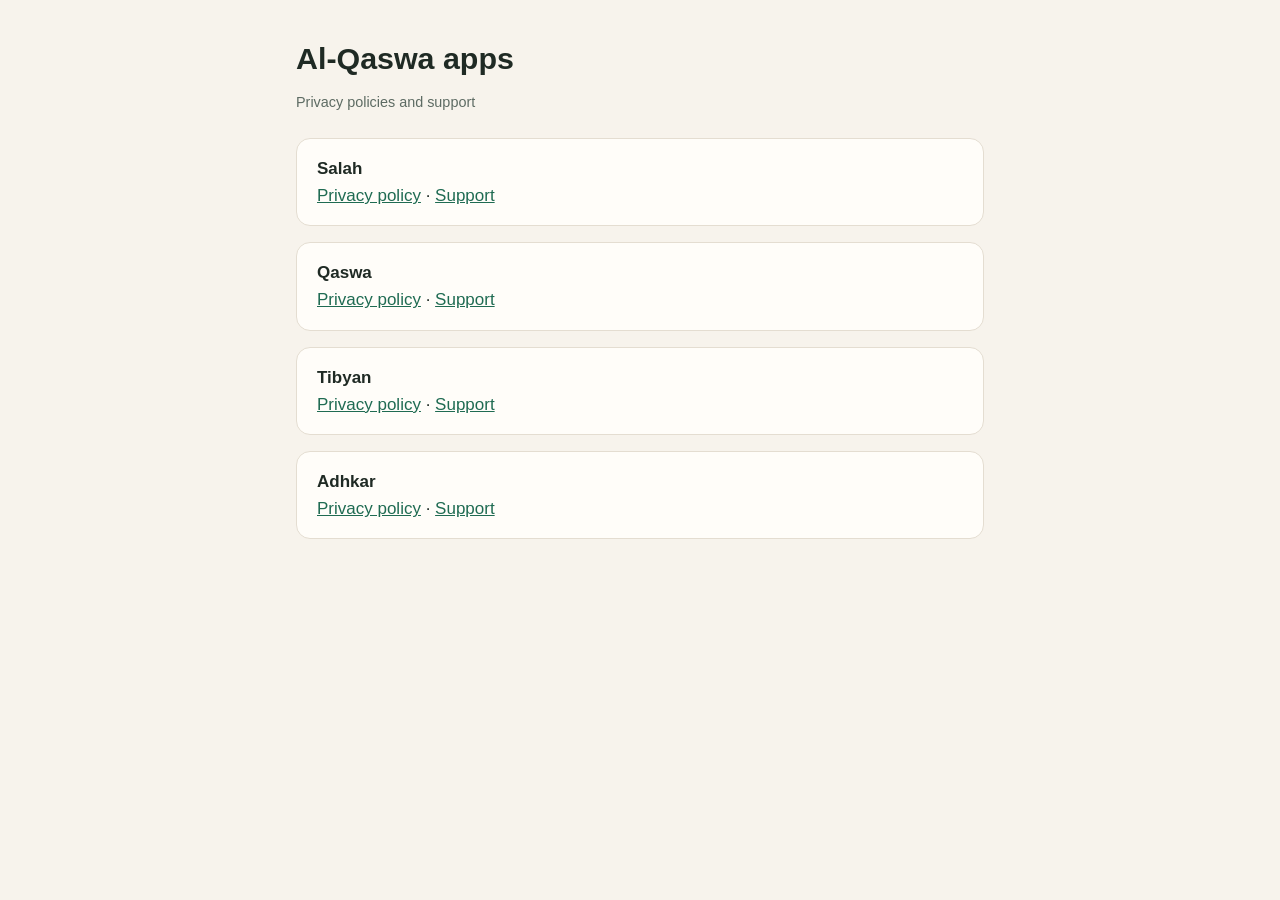
<file: index.html>
<!doctype html><html lang="en"><head><meta charset="utf-8"><meta name="viewport" content="width=device-width,initial-scale=1">
<title>Al-Qaswa apps</title><link rel="stylesheet" href="style.css"></head><body><main>
<h1>Al-Qaswa apps</h1><p class="meta">Privacy policies and support</p>
<div class="card"><strong>Salah</strong><br><a href="salah/privacy.html">Privacy policy</a> · <a href="salah/support.html">Support</a></div>
<div class="card"><strong>Qaswa</strong><br><a href="kidstory/privacy.html">Privacy policy</a> · <a href="kidstory/support.html">Support</a></div>
<div class="card"><strong>Tibyan</strong><br><a href="hifz/privacy.html">Privacy policy</a> · <a href="hifz/support.html">Support</a></div>
<div class="card"><strong>Adhkar</strong><br><a href="adhkar/privacy.html">Privacy policy</a> · <a href="adhkar/support.html">Support</a></div>
</main></body></html>
</file>
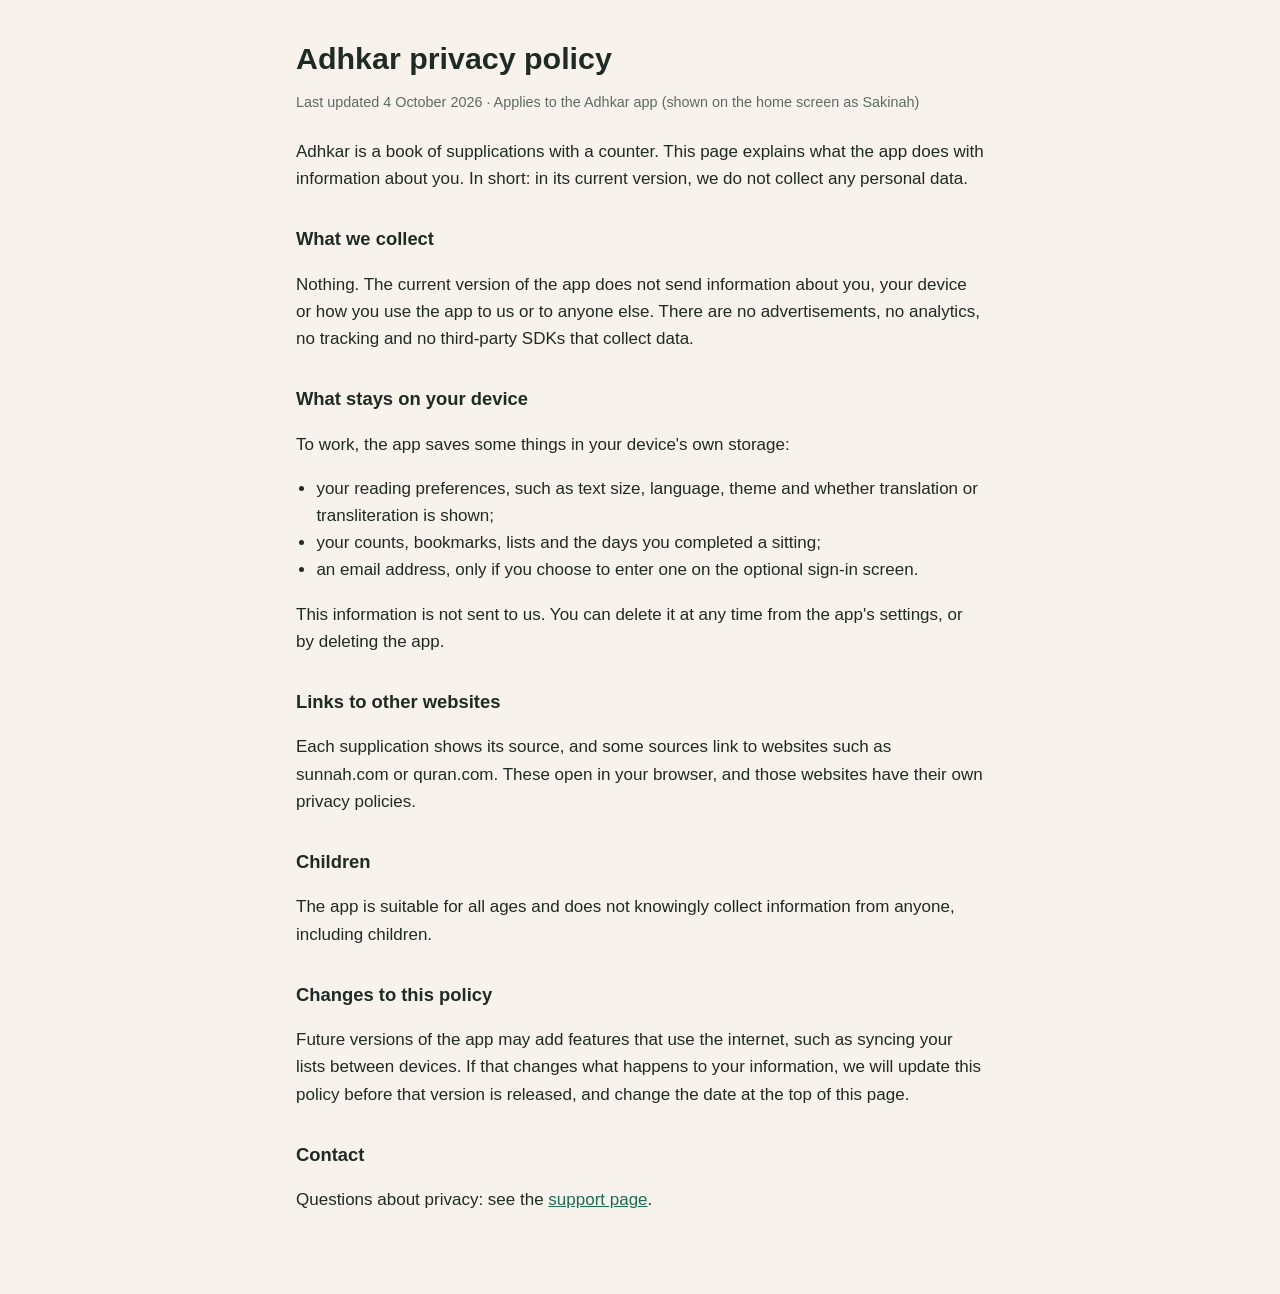
<file: adhkar/privacy.html>
<!doctype html><html lang="en"><head><meta charset="utf-8"><meta name="viewport" content="width=device-width,initial-scale=1">
<title>Adhkar Privacy Policy</title><link rel="stylesheet" href="../style.css"></head><body><main>
<h1>Adhkar privacy policy</h1>
<p class="meta">Last updated 4 October 2026 · Applies to the Adhkar app (shown on the home screen as Sakinah)</p>

<p>Adhkar is a book of supplications with a counter. This page explains what the app does with information about you. In short: in its current version, we do not collect any personal data.</p>

<h2>What we collect</h2>
<p>Nothing. The current version of the app does not send information about you, your device or how you use the app to us or to anyone else. There are no advertisements, no analytics, no tracking and no third-party SDKs that collect data.</p>

<h2>What stays on your device</h2>
<p>To work, the app saves some things in your device's own storage:</p>
<ul>
<li>your reading preferences, such as text size, language, theme and whether translation or transliteration is shown;</li>
<li>your counts, bookmarks, lists and the days you completed a sitting;</li>
<li>an email address, only if you choose to enter one on the optional sign-in screen.</li>
</ul>
<p>This information is not sent to us. You can delete it at any time from the app's settings, or by deleting the app.</p>

<h2>Links to other websites</h2>
<p>Each supplication shows its source, and some sources link to websites such as sunnah.com or quran.com. These open in your browser, and those websites have their own privacy policies.</p>

<h2>Children</h2>
<p>The app is suitable for all ages and does not knowingly collect information from anyone, including children.</p>

<h2>Changes to this policy</h2>
<p>Future versions of the app may add features that use the internet, such as syncing your lists between devices. If that changes what happens to your information, we will update this policy before that version is released, and change the date at the top of this page.</p>

<h2>Contact</h2>
<p>Questions about privacy: see the <a href="support.html">support page</a>.</p>
</main></body></html>
</file>
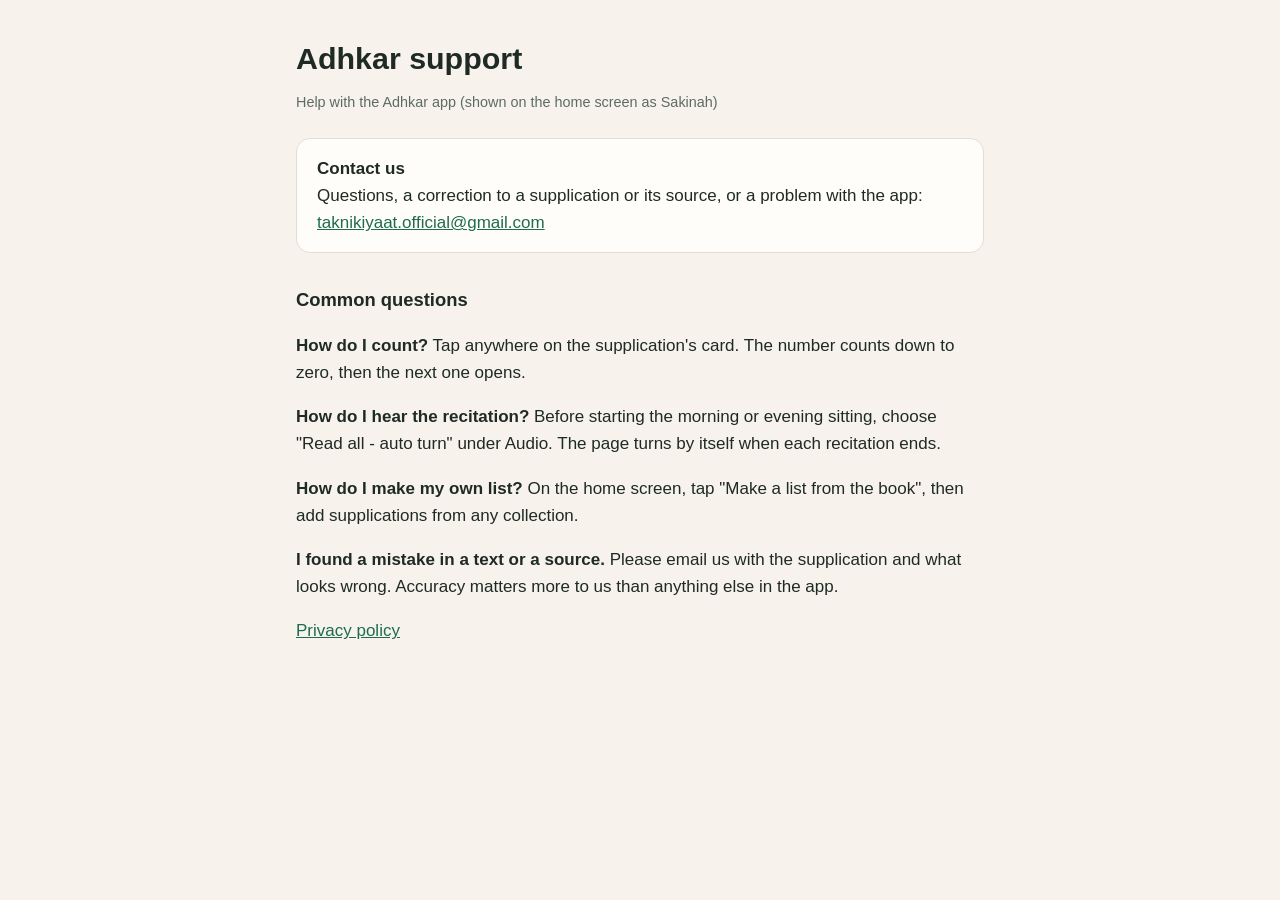
<file: adhkar/support.html>
<!doctype html><html lang="en"><head><meta charset="utf-8"><meta name="viewport" content="width=device-width,initial-scale=1">
<title>Adhkar Support</title><link rel="stylesheet" href="../style.css"></head><body><main>
<h1>Adhkar support</h1>
<p class="meta">Help with the Adhkar app (shown on the home screen as Sakinah)</p>

<div class="card"><strong>Contact us</strong><br>Questions, a correction to a supplication or its source, or a problem with the app: <a href="mailto:taknikiyaat.official@gmail.com">taknikiyaat.official@gmail.com</a></div>

<h2>Common questions</h2>
<p><strong>How do I count?</strong> Tap anywhere on the supplication's card. The number counts down to zero, then the next one opens.</p>
<p><strong>How do I hear the recitation?</strong> Before starting the morning or evening sitting, choose "Read all - auto turn" under Audio. The page turns by itself when each recitation ends.</p>
<p><strong>How do I make my own list?</strong> On the home screen, tap "Make a list from the book", then add supplications from any collection.</p>
<p><strong>I found a mistake in a text or a source.</strong> Please email us with the supplication and what looks wrong. Accuracy matters more to us than anything else in the app.</p>

<p><a href="privacy.html">Privacy policy</a></p>
</main></body></html>
</file>
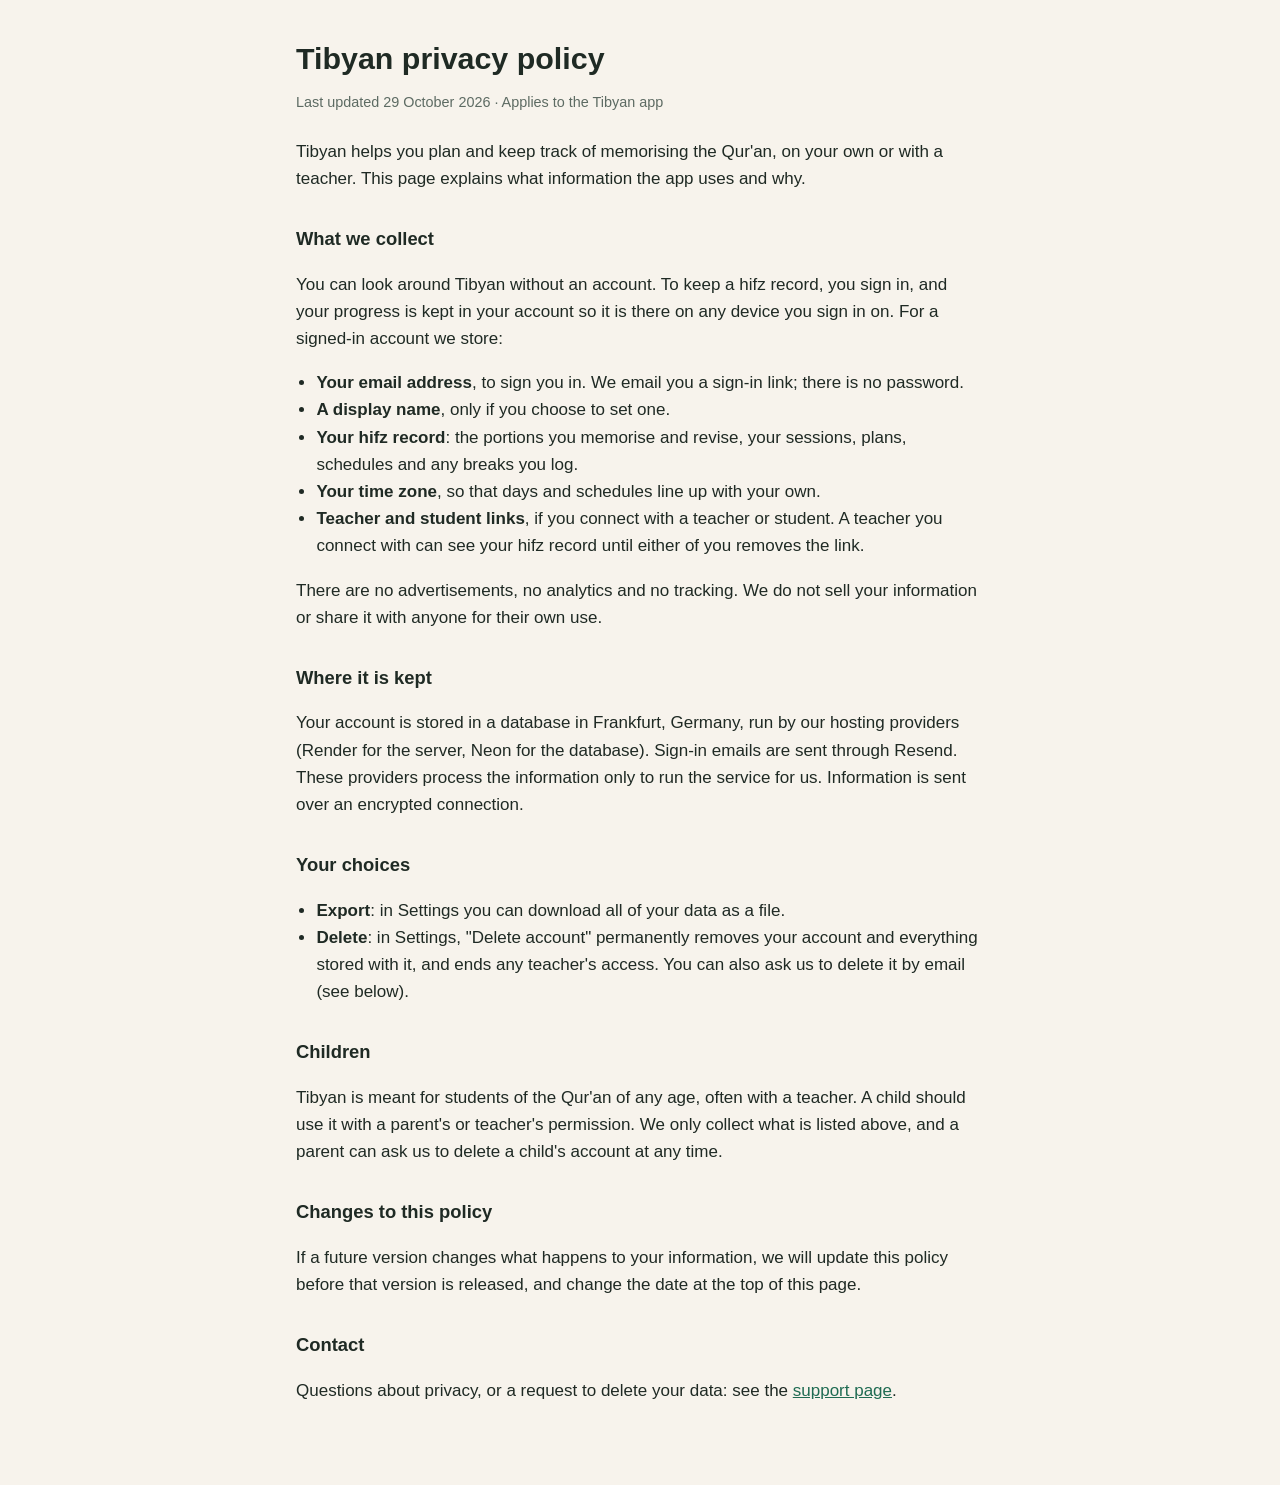
<file: hifz/privacy.html>
<!doctype html><html lang="en"><head><meta charset="utf-8"><meta name="viewport" content="width=device-width,initial-scale=1">
<title>Tibyan Privacy Policy</title><link rel="stylesheet" href="../style.css"></head><body><main>
<h1>Tibyan privacy policy</h1>
<p class="meta">Last updated 29 October 2026 · Applies to the Tibyan app</p>

<p>Tibyan helps you plan and keep track of memorising the Qur'an, on your own or with a teacher. This page explains what information the app uses and why.</p>

<h2>What we collect</h2>
<p>You can look around Tibyan without an account. To keep a hifz record, you sign in, and your progress is kept in your account so it is there on any device you sign in on. For a signed-in account we store:</p>
<ul>
<li><strong>Your email address</strong>, to sign you in. We email you a sign-in link; there is no password.</li>
<li><strong>A display name</strong>, only if you choose to set one.</li>
<li><strong>Your hifz record</strong>: the portions you memorise and revise, your sessions, plans, schedules and any breaks you log.</li>
<li><strong>Your time zone</strong>, so that days and schedules line up with your own.</li>
<li><strong>Teacher and student links</strong>, if you connect with a teacher or student. A teacher you connect with can see your hifz record until either of you removes the link.</li>
</ul>
<p>There are no advertisements, no analytics and no tracking. We do not sell your information or share it with anyone for their own use.</p>

<h2>Where it is kept</h2>
<p>Your account is stored in a database in Frankfurt, Germany, run by our hosting providers (Render for the server, Neon for the database). Sign-in emails are sent through Resend. These providers process the information only to run the service for us. Information is sent over an encrypted connection.</p>

<h2>Your choices</h2>
<ul>
<li><strong>Export</strong>: in Settings you can download all of your data as a file.</li>
<li><strong>Delete</strong>: in Settings, "Delete account" permanently removes your account and everything stored with it, and ends any teacher's access. You can also ask us to delete it by email (see below).</li>
</ul>

<h2>Children</h2>
<p>Tibyan is meant for students of the Qur'an of any age, often with a teacher. A child should use it with a parent's or teacher's permission. We only collect what is listed above, and a parent can ask us to delete a child's account at any time.</p>

<h2>Changes to this policy</h2>
<p>If a future version changes what happens to your information, we will update this policy before that version is released, and change the date at the top of this page.</p>

<h2>Contact</h2>
<p>Questions about privacy, or a request to delete your data: see the <a href="support.html">support page</a>.</p>
</main></body></html>
</file>
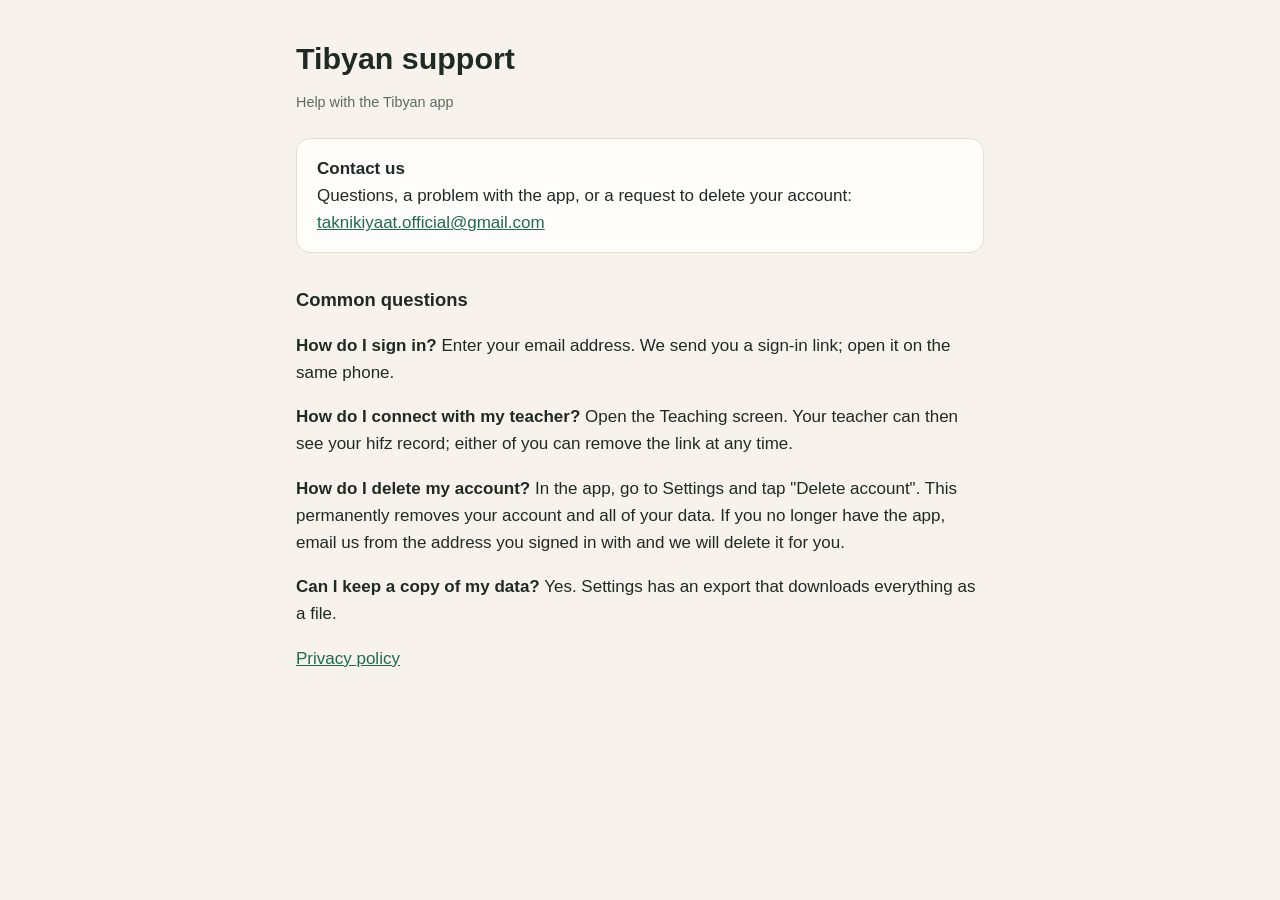
<file: hifz/support.html>
<!doctype html><html lang="en"><head><meta charset="utf-8"><meta name="viewport" content="width=device-width,initial-scale=1">
<title>Tibyan Support</title><link rel="stylesheet" href="../style.css"></head><body><main>
<h1>Tibyan support</h1>
<p class="meta">Help with the Tibyan app</p>

<div class="card"><strong>Contact us</strong><br>Questions, a problem with the app, or a request to delete your account: <a href="mailto:taknikiyaat.official@gmail.com">taknikiyaat.official@gmail.com</a></div>

<h2>Common questions</h2>
<p><strong>How do I sign in?</strong> Enter your email address. We send you a sign-in link; open it on the same phone.</p>
<p><strong>How do I connect with my teacher?</strong> Open the Teaching screen. Your teacher can then see your hifz record; either of you can remove the link at any time.</p>
<p id="delete"><strong>How do I delete my account?</strong> In the app, go to Settings and tap "Delete account". This permanently removes your account and all of your data. If you no longer have the app, email us from the address you signed in with and we will delete it for you.</p>
<p><strong>Can I keep a copy of my data?</strong> Yes. Settings has an export that downloads everything as a file.</p>

<p><a href="privacy.html">Privacy policy</a></p>
</main></body></html>
</file>
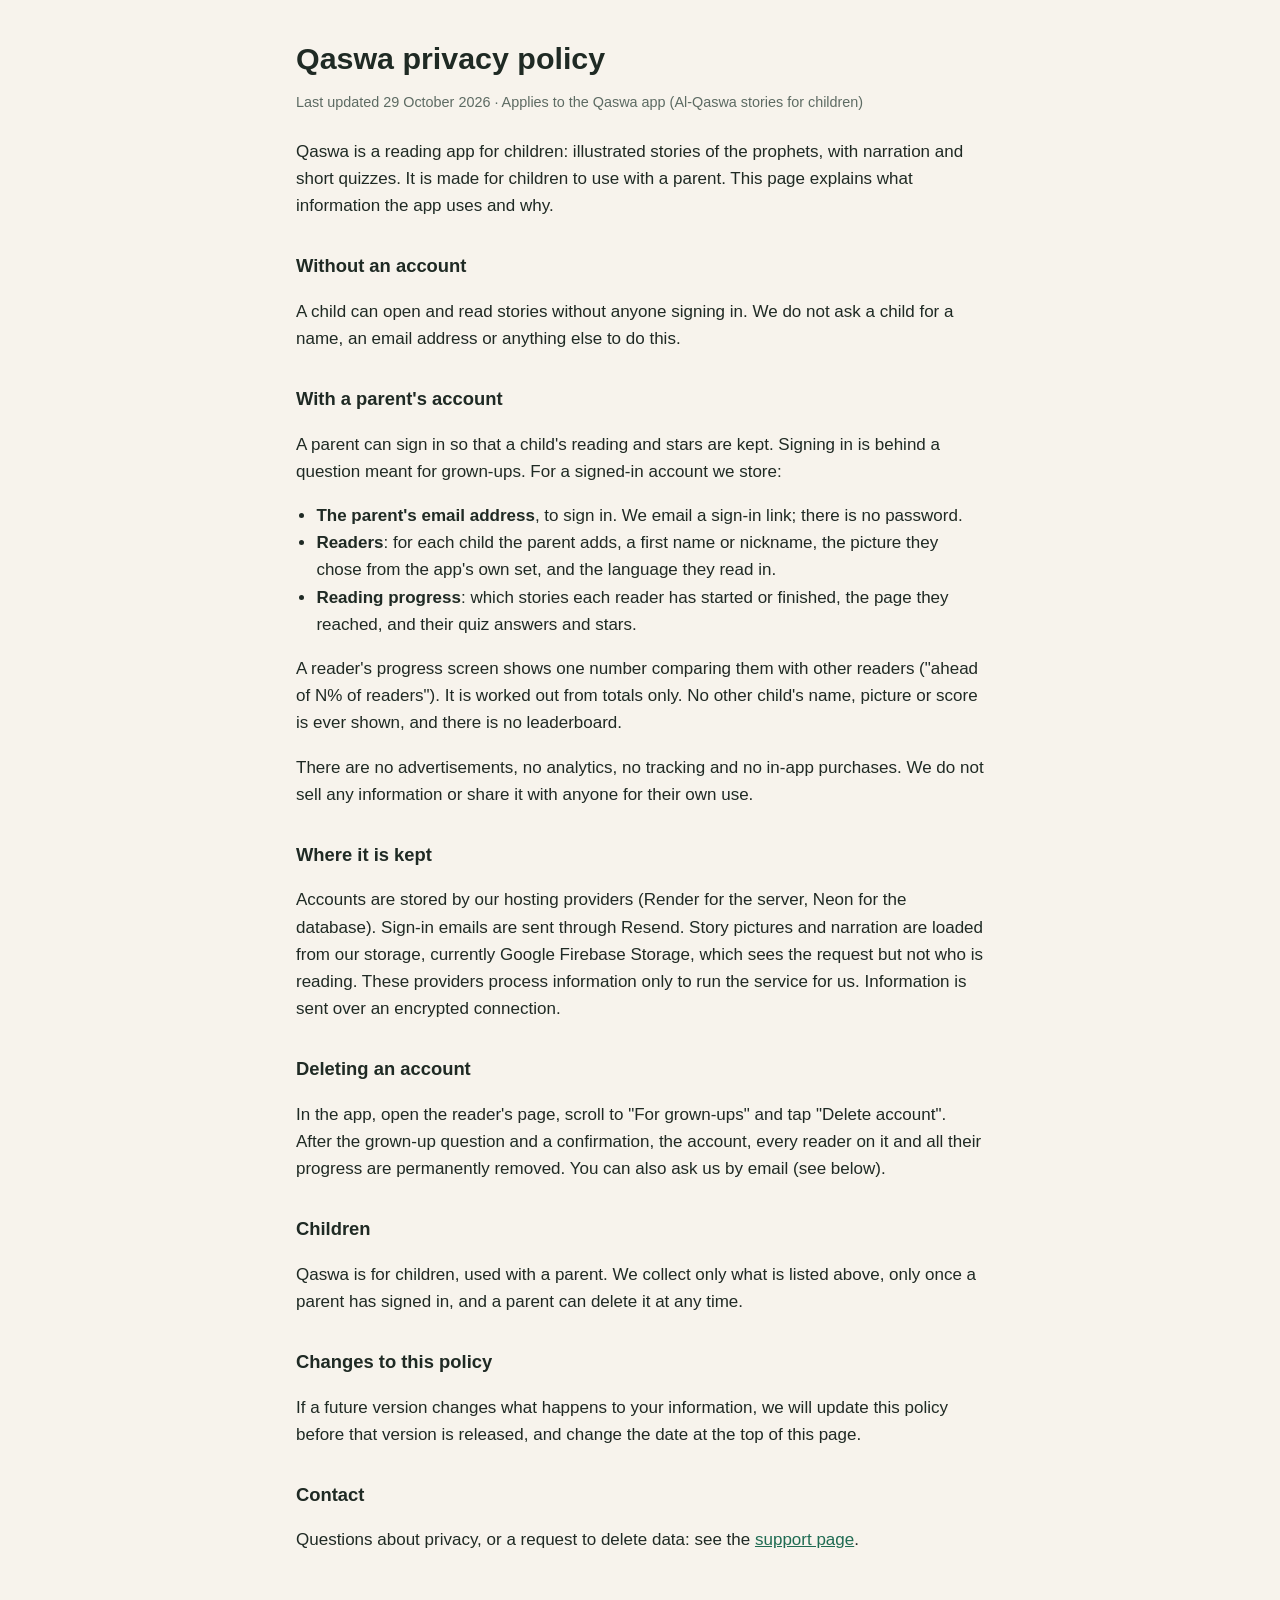
<file: kidstory/privacy.html>
<!doctype html><html lang="en"><head><meta charset="utf-8"><meta name="viewport" content="width=device-width,initial-scale=1">
<title>Qaswa Privacy Policy</title><link rel="stylesheet" href="../style.css"></head><body><main>
<h1>Qaswa privacy policy</h1>
<p class="meta">Last updated 29 October 2026 · Applies to the Qaswa app (Al-Qaswa stories for children)</p>

<p>Qaswa is a reading app for children: illustrated stories of the prophets, with narration and short quizzes. It is made for children to use with a parent. This page explains what information the app uses and why.</p>

<h2>Without an account</h2>
<p>A child can open and read stories without anyone signing in. We do not ask a child for a name, an email address or anything else to do this.</p>

<h2>With a parent's account</h2>
<p>A parent can sign in so that a child's reading and stars are kept. Signing in is behind a question meant for grown-ups. For a signed-in account we store:</p>
<ul>
<li><strong>The parent's email address</strong>, to sign in. We email a sign-in link; there is no password.</li>
<li><strong>Readers</strong>: for each child the parent adds, a first name or nickname, the picture they chose from the app's own set, and the language they read in.</li>
<li><strong>Reading progress</strong>: which stories each reader has started or finished, the page they reached, and their quiz answers and stars.</li>
</ul>
<p>A reader's progress screen shows one number comparing them with other readers ("ahead of N% of readers"). It is worked out from totals only. No other child's name, picture or score is ever shown, and there is no leaderboard.</p>
<p>There are no advertisements, no analytics, no tracking and no in-app purchases. We do not sell any information or share it with anyone for their own use.</p>

<h2>Where it is kept</h2>
<p>Accounts are stored by our hosting providers (Render for the server, Neon for the database). Sign-in emails are sent through Resend. Story pictures and narration are loaded from our storage, currently Google Firebase Storage, which sees the request but not who is reading. These providers process information only to run the service for us. Information is sent over an encrypted connection.</p>

<h2>Deleting an account</h2>
<p>In the app, open the reader's page, scroll to "For grown-ups" and tap "Delete account". After the grown-up question and a confirmation, the account, every reader on it and all their progress are permanently removed. You can also ask us by email (see below).</p>

<h2>Children</h2>
<p>Qaswa is for children, used with a parent. We collect only what is listed above, only once a parent has signed in, and a parent can delete it at any time.</p>

<h2>Changes to this policy</h2>
<p>If a future version changes what happens to your information, we will update this policy before that version is released, and change the date at the top of this page.</p>

<h2>Contact</h2>
<p>Questions about privacy, or a request to delete data: see the <a href="support.html">support page</a>.</p>
</main></body></html>
</file>
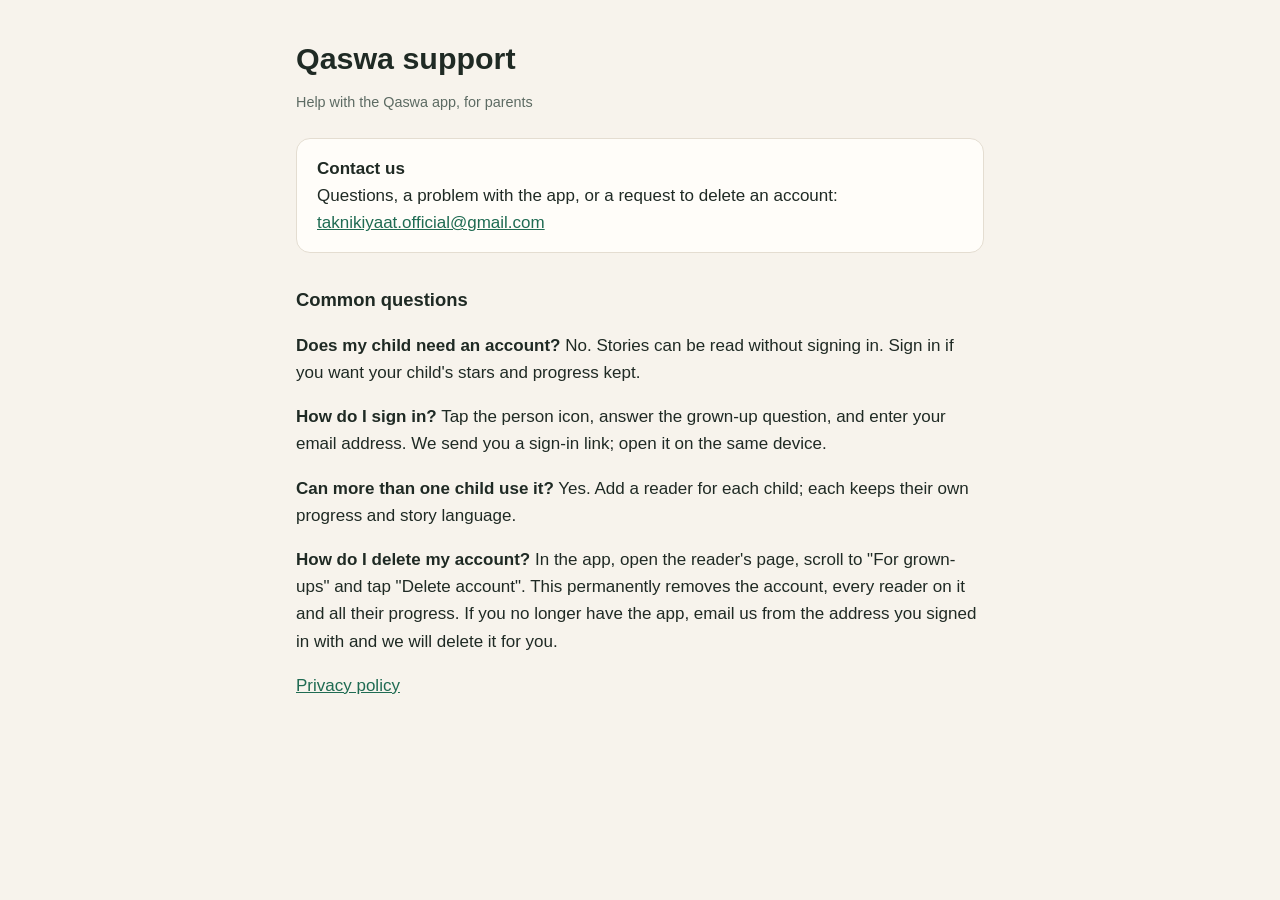
<file: kidstory/support.html>
<!doctype html><html lang="en"><head><meta charset="utf-8"><meta name="viewport" content="width=device-width,initial-scale=1">
<title>Qaswa Support</title><link rel="stylesheet" href="../style.css"></head><body><main>
<h1>Qaswa support</h1>
<p class="meta">Help with the Qaswa app, for parents</p>

<div class="card"><strong>Contact us</strong><br>Questions, a problem with the app, or a request to delete an account: <a href="mailto:taknikiyaat.official@gmail.com">taknikiyaat.official@gmail.com</a></div>

<h2>Common questions</h2>
<p><strong>Does my child need an account?</strong> No. Stories can be read without signing in. Sign in if you want your child's stars and progress kept.</p>
<p><strong>How do I sign in?</strong> Tap the person icon, answer the grown-up question, and enter your email address. We send you a sign-in link; open it on the same device.</p>
<p><strong>Can more than one child use it?</strong> Yes. Add a reader for each child; each keeps their own progress and story language.</p>
<p id="delete"><strong>How do I delete my account?</strong> In the app, open the reader's page, scroll to "For grown-ups" and tap "Delete account". This permanently removes the account, every reader on it and all their progress. If you no longer have the app, email us from the address you signed in with and we will delete it for you.</p>

<p><a href="privacy.html">Privacy policy</a></p>
</main></body></html>
</file>
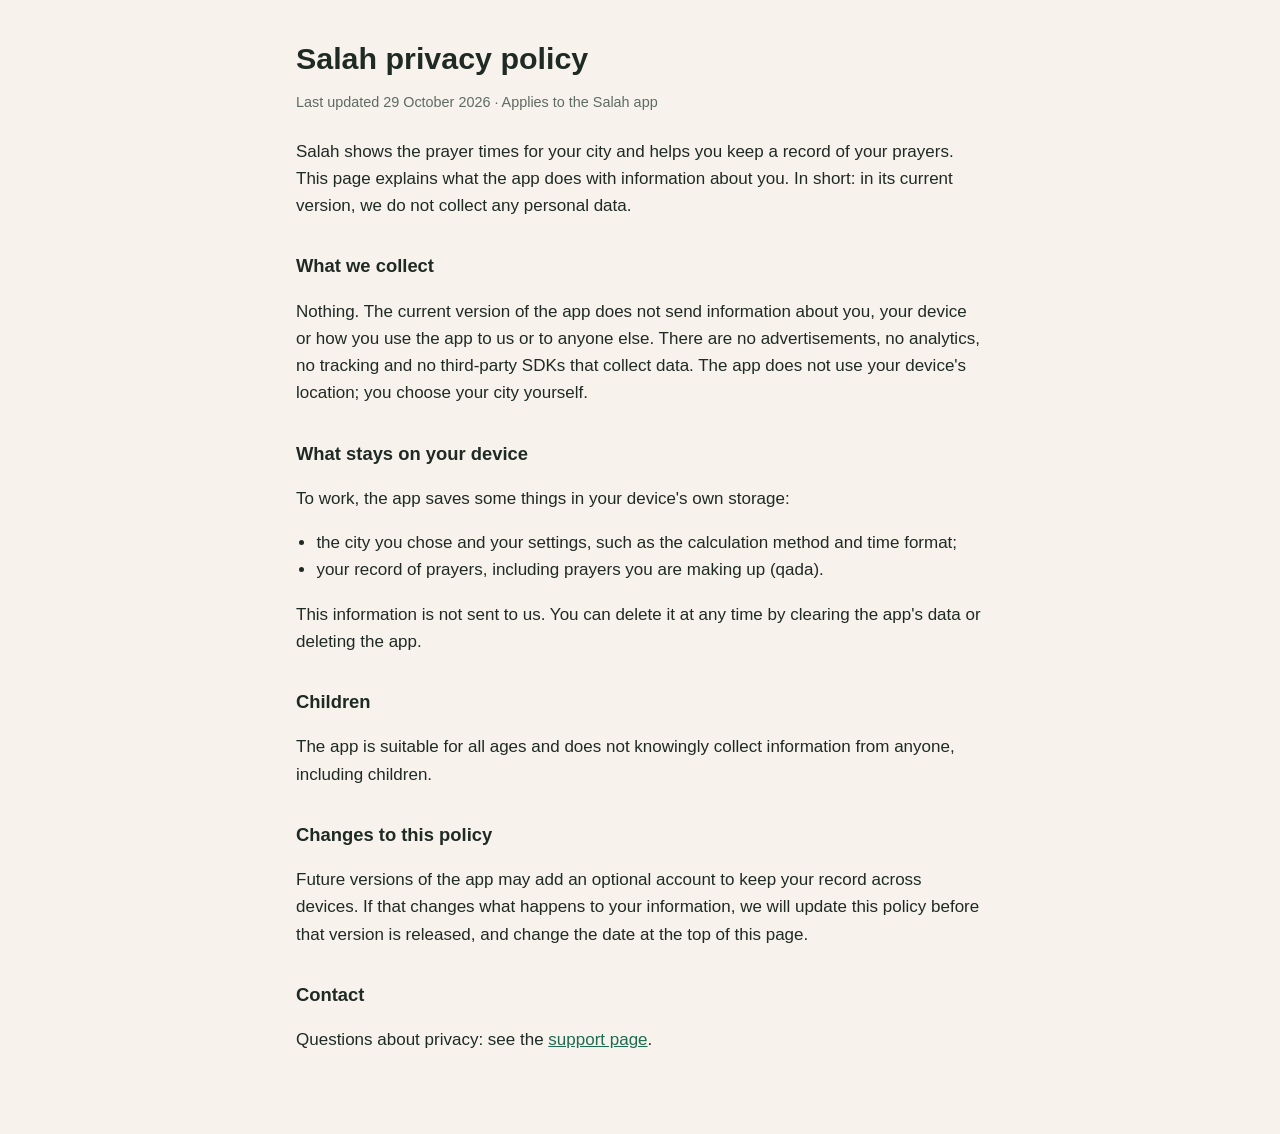
<file: salah/privacy.html>
<!doctype html><html lang="en"><head><meta charset="utf-8"><meta name="viewport" content="width=device-width,initial-scale=1">
<title>Salah Privacy Policy</title><link rel="stylesheet" href="../style.css"></head><body><main>
<h1>Salah privacy policy</h1>
<p class="meta">Last updated 29 October 2026 · Applies to the Salah app</p>

<p>Salah shows the prayer times for your city and helps you keep a record of your prayers. This page explains what the app does with information about you. In short: in its current version, we do not collect any personal data.</p>

<h2>What we collect</h2>
<p>Nothing. The current version of the app does not send information about you, your device or how you use the app to us or to anyone else. There are no advertisements, no analytics, no tracking and no third-party SDKs that collect data. The app does not use your device's location; you choose your city yourself.</p>

<h2>What stays on your device</h2>
<p>To work, the app saves some things in your device's own storage:</p>
<ul>
<li>the city you chose and your settings, such as the calculation method and time format;</li>
<li>your record of prayers, including prayers you are making up (qada).</li>
</ul>
<p>This information is not sent to us. You can delete it at any time by clearing the app's data or deleting the app.</p>

<h2>Children</h2>
<p>The app is suitable for all ages and does not knowingly collect information from anyone, including children.</p>

<h2>Changes to this policy</h2>
<p>Future versions of the app may add an optional account to keep your record across devices. If that changes what happens to your information, we will update this policy before that version is released, and change the date at the top of this page.</p>

<h2>Contact</h2>
<p>Questions about privacy: see the <a href="support.html">support page</a>.</p>
</main></body></html>
</file>
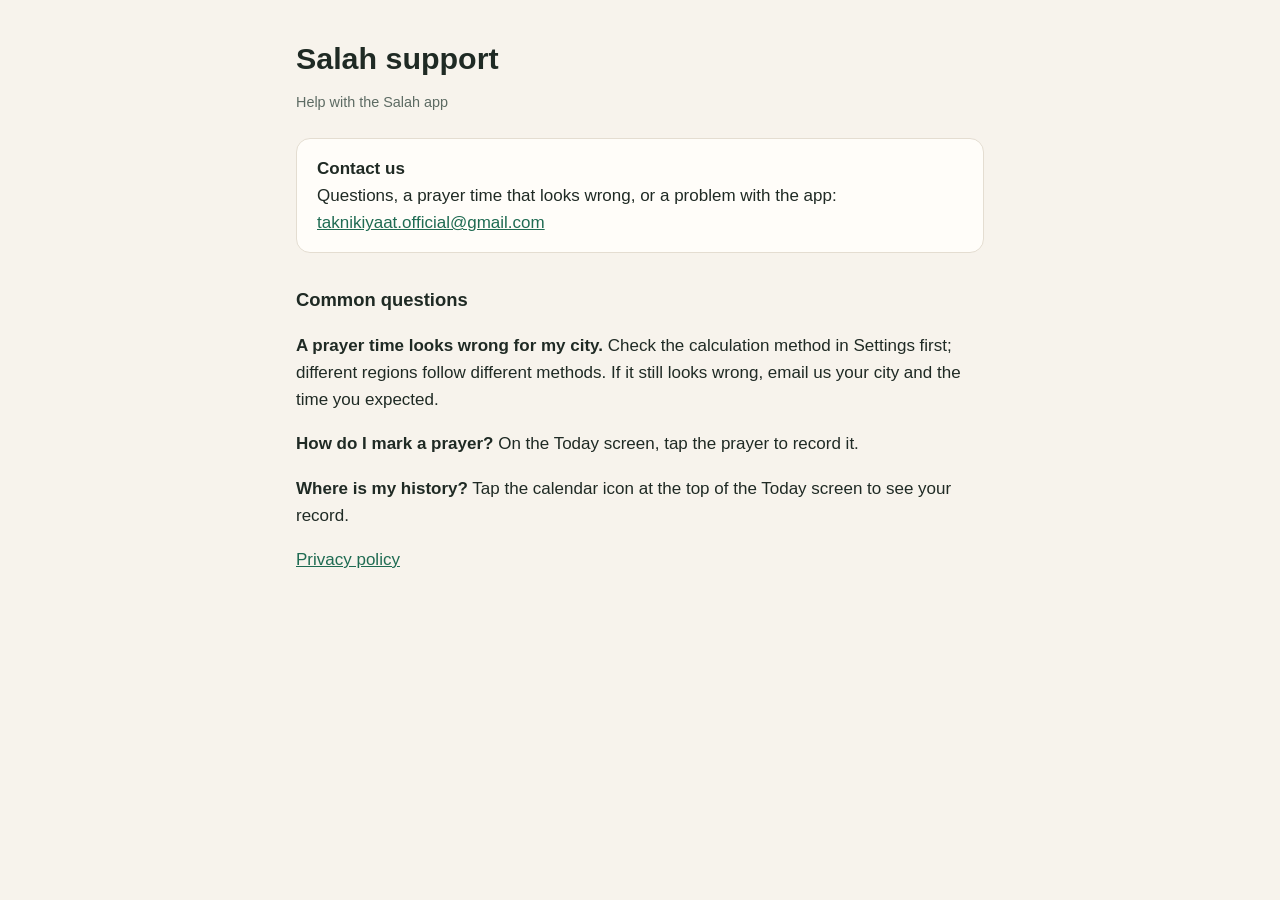
<file: salah/support.html>
<!doctype html><html lang="en"><head><meta charset="utf-8"><meta name="viewport" content="width=device-width,initial-scale=1">
<title>Salah Support</title><link rel="stylesheet" href="../style.css"></head><body><main>
<h1>Salah support</h1>
<p class="meta">Help with the Salah app</p>

<div class="card"><strong>Contact us</strong><br>Questions, a prayer time that looks wrong, or a problem with the app: <a href="mailto:taknikiyaat.official@gmail.com">taknikiyaat.official@gmail.com</a></div>

<h2>Common questions</h2>
<p><strong>A prayer time looks wrong for my city.</strong> Check the calculation method in Settings first; different regions follow different methods. If it still looks wrong, email us your city and the time you expected.</p>
<p><strong>How do I mark a prayer?</strong> On the Today screen, tap the prayer to record it.</p>
<p><strong>Where is my history?</strong> Tap the calendar icon at the top of the Today screen to see your record.</p>

<p><a href="privacy.html">Privacy policy</a></p>
</main></body></html>
</file>
<file: style.css>
:root{--bg:#f7f3ec;--fg:#1f2a24;--muted:#5d6b63;--accent:#1f6b52;--card:#fffdf9;--line:#e4ddd1}
@media (prefers-color-scheme:dark){:root{--bg:#141a17;--fg:#e8ece9;--muted:#9fb0a6;--accent:#7cc7a6;--card:#1b231f;--line:#2b3631}}
*{box-sizing:border-box}body{margin:0;background:var(--bg);color:var(--fg);font:17px/1.6 -apple-system,BlinkMacSystemFont,"Segoe UI",sans-serif}
main{max-width:720px;margin:0 auto;padding:40px 16px 64px}h1{font-size:1.9rem;line-height:1.2;margin:0 0 4px}h2{font-size:1.15rem;margin:32px 0 8px}
.meta{color:var(--muted);font-size:.9rem;margin-bottom:24px}a{color:var(--accent)}ul{padding-left:1.2em}
.card{background:var(--card);border:1px solid var(--line);border-radius:14px;padding:16px 20px;margin:16px 0}
</file>
